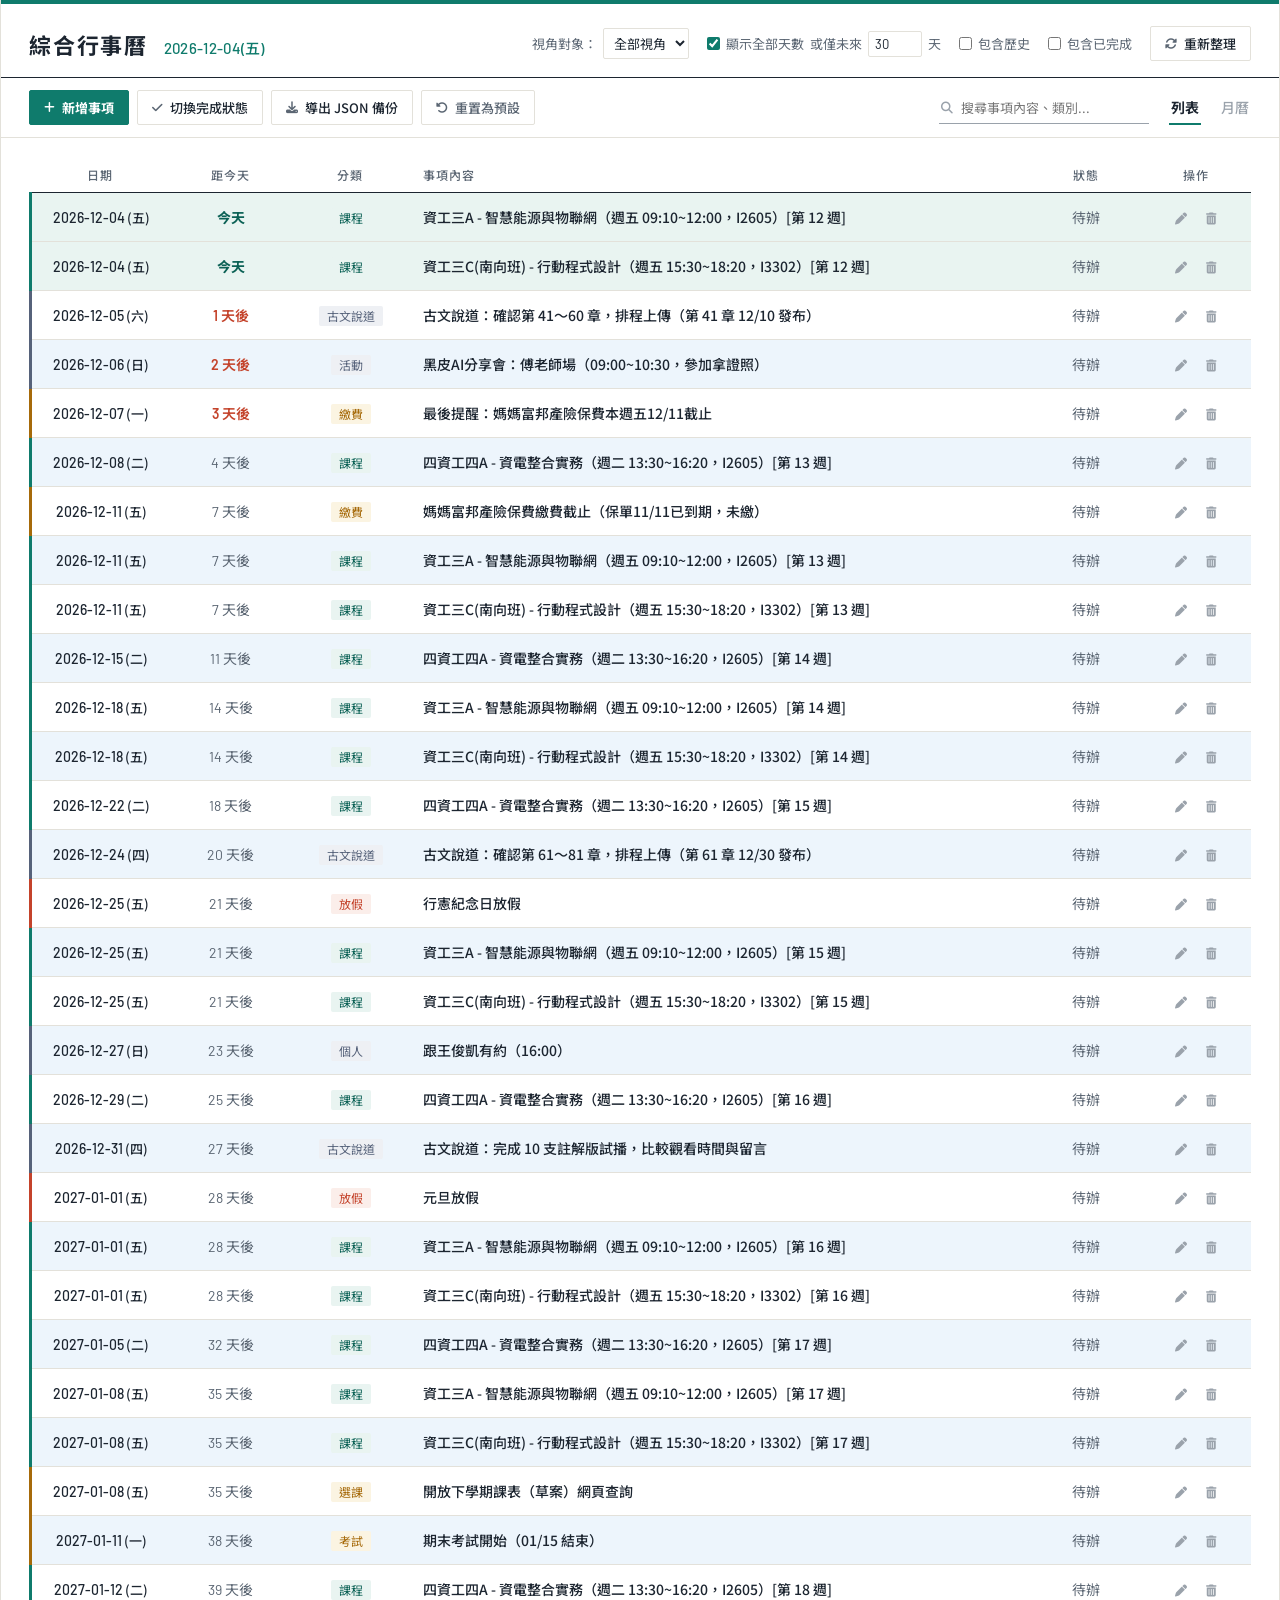
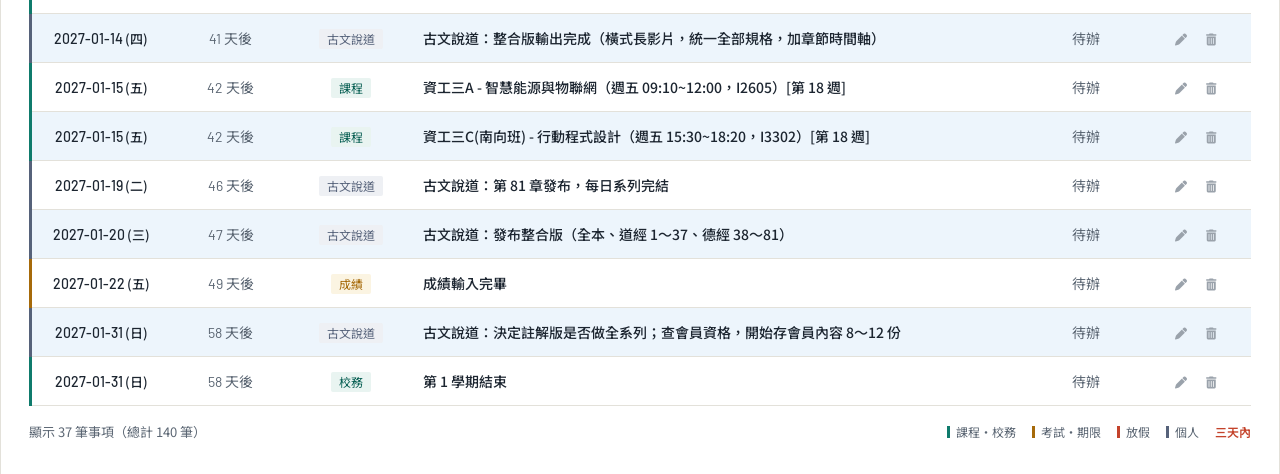
<file: index.html>
<!DOCTYPE html>
<html lang="zh-TW">
<head>
  <meta charset="UTF-8">
  <meta name="viewport" content="width=device-width, initial-scale=1.0">
  <meta name="description" content="綜合行程在線查詢與管理系統">
  <title>綜合行事曆提醒 | Steve's Calendar</title>
  <!-- Google Fonts -->
  <link rel="preconnect" href="https://fonts.googleapis.com">
  <link rel="preconnect" href="https://fonts.gstatic.com" crossorigin>
  <link href="https://fonts.googleapis.com/css2?family=Barlow:wght@400;500;600&family=Noto+Sans+TC:wght@400;500;700&display=swap" rel="stylesheet">
  <!-- FontAwesome Icons -->
  <link rel="stylesheet" href="https://cdnjs.cloudflare.com/ajax/libs/font-awesome/6.4.0/css/all.min.css">
  <link rel="stylesheet" href="styles.css?v=4">
</head>
<body>
  <div class="app-container">
    <!-- Header Controls Bar (Original Style) -->
    <header class="app-header">
      <div class="header-brand">
        <span class="logo-text">綜合行事曆</span>
        <span class="header-today" id="header-today-text">今天：2026-08-05</span>
      </div>

      <div class="header-filters">
        <!-- Role Filter -->
        <div class="filter-item">
          <label for="role-select">視角對象：</label>
          <select id="role-select">
            <option value="教師視角">教師視角</option>
            <option value="學生視角">學生視角</option>
            <option value="全部視角" selected>全部視角</option>
          </select>
        </div>

        <!-- Days Ahead Filter -->
        <div class="filter-item">
          <label class="checkbox-label">
            <input type="checkbox" id="show-all-days-cb" checked>
            <span>顯示全部天數</span>
          </label>
          <span class="sub-label">或僅未來</span>
          <input type="number" id="days-ahead-input" value="30" min="1" max="365" style="width: 54px;">
          <span>天</span>
        </div>

        <!-- Past & Completed Filters -->
        <div class="filter-item">
          <label class="checkbox-label">
            <input type="checkbox" id="show-past-cb">
            <span>包含歷史</span>
          </label>
        </div>

        <div class="filter-item">
          <label class="checkbox-label">
            <input type="checkbox" id="show-completed-cb">
            <span>包含已完成</span>
          </label>
        </div>

        <button id="btn-refresh" class="btn btn-primary-indigo">
          <i class="fa-solid fa-rotate"></i> 重新整理
        </button>
      </div>
    </header>

    <!-- Sub Toolbar (Actions & Search) -->
    <div class="sub-toolbar">
      <div class="action-buttons">
        <button id="btn-add-event" class="btn btn-success">
          <i class="fa-solid fa-plus"></i> 新增事項
        </button>
        <button id="btn-toggle-done" class="btn btn-primary">
          <i class="fa-solid fa-check"></i> 切換完成狀態
        </button>
        <button id="btn-export-json" class="btn btn-warning">
          <i class="fa-solid fa-download"></i> 導出 JSON 備份
        </button>
        <button id="btn-reset-default" class="btn btn-secondary">
          <i class="fa-solid fa-rotate-left"></i> 重置為預設
        </button>
      </div>

      <div class="toolbar-right-group">
        <!-- Search Box -->
        <div class="search-box">
          <i class="fa-solid fa-magnifying-glass search-icon"></i>
          <input type="text" id="search-input" placeholder="搜尋事項內容、類別..." />
        </div>

        <!-- View Switcher -->
        <div class="view-switcher">
          <button class="view-tab active" id="tab-list-btn">
            列表
          </button>
          <button class="view-tab" id="tab-month-btn">
            月曆
          </button>
        </div>
      </div>
    </div>

    <!-- Main Content Area -->
    <main class="main-content">

      <!-- 1. Structured Table List View (Original Calendar Style) -->
      <section id="view-list-container" class="view-pane active">
        <div class="table-card">
          <table class="calendar-table">
            <thead>
              <tr>
                <th style="width: 140px; text-align: center;">日期</th>
                <th style="width: 120px; text-align: center;">距今天</th>
                <th style="width: 120px; text-align: center;">分類</th>
                <th style="text-align: left;">事項內容</th>
                <th style="width: 110px; text-align: center;">狀態</th>
                <th style="width: 110px; text-align: center;">操作</th>
              </tr>
            </thead>
            <tbody id="calendar-table-body">
              <!-- Dynamic Table Rows -->
            </tbody>
          </table>
        </div>

        <div class="table-footer">
          <span id="status-bar-text" class="status-text">載入中...</span>
          <div class="color-legend">
            <span class="legend-badge kind-work">課程・校務</span>
            <span class="legend-badge kind-due">考試・期限</span>
            <span class="legend-badge kind-rest">放假</span>
            <span class="legend-badge kind-self">個人</span>
            <span class="legend-badge legend-urgent">三天內</span>
          </div>
        </div>
      </section>

      <!-- 2. Month Calendar View -->
      <section id="view-month-container" class="view-pane">
        <div class="month-card">
          <div class="month-nav">
            <button id="prev-month-btn" class="nav-btn"><i class="fa-solid fa-chevron-left"></i> 上個月</button>
            <h2 id="current-month-label">2026年 8月</h2>
            <button id="next-month-btn" class="nav-btn">下個月 <i class="fa-solid fa-chevron-right"></i></button>
            <button id="today-month-btn" class="nav-btn btn-today">回今天</button>
          </div>
          <div class="month-scroll">
            <div class="month-grid-header">
              <div>日</div><div>一</div><div>二</div><div>三</div><div>四</div><div>五</div><div>六</div>
            </div>
            <div class="month-grid" id="month-days-grid">
              <!-- Dynamic Grid -->
            </div>
          </div>
        </div>
      </section>

    </main>
  </div>

  <!-- Add / Edit Event Modal -->
  <div class="modal-overlay" id="event-modal">
    <div class="modal-dialog">
      <div class="modal-header">
        <h3 id="modal-title">新增事項</h3>
        <button class="close-btn" id="close-modal-btn">&times;</button>
      </div>
      <form id="event-form">
        <input type="hidden" id="event-id-hidden">
        <div class="form-group">
          <label for="event-date">日期 (YYYY-MM-DD) <span class="req">*</span></label>
          <input type="date" id="event-date" required />
        </div>
        <div class="form-group">
          <label for="event-title">事項內容 <span class="req">*</span></label>
          <textarea id="event-title" rows="3" required placeholder="例如：提出實習申請、部門開會..."></textarea>
        </div>
        <div class="form-group">
          <label for="event-category">分類類別 <span class="req">*</span></label>
          <select id="event-category" required>
            <option value="個人">個人</option>
            <option value="課程">課程</option>
            <option value="考試">考試</option>
            <option value="繳費">繳費</option>
            <option value="申請">申請</option>
            <option value="放假">放假</option>
            <option value="校務">校務</option>
            <option value="成績">成績</option>
            <option value="註冊">註冊</option>
            <option value="選課">選課</option>
            <option value="其他">其他</option>
          </select>
        </div>
        <label class="form-check">
          <input type="checkbox" id="event-completed"> 已完成
        </label>
        <div class="modal-footer">
          <button type="button" class="btn btn-secondary" id="cancel-modal-btn">取消</button>
          <button type="submit" class="btn btn-success" id="submit-modal-btn">儲存事項</button>
        </div>
      </form>
    </div>
  </div>

  <script src="script.js?v=8"></script>
</body>
</html>
</file>
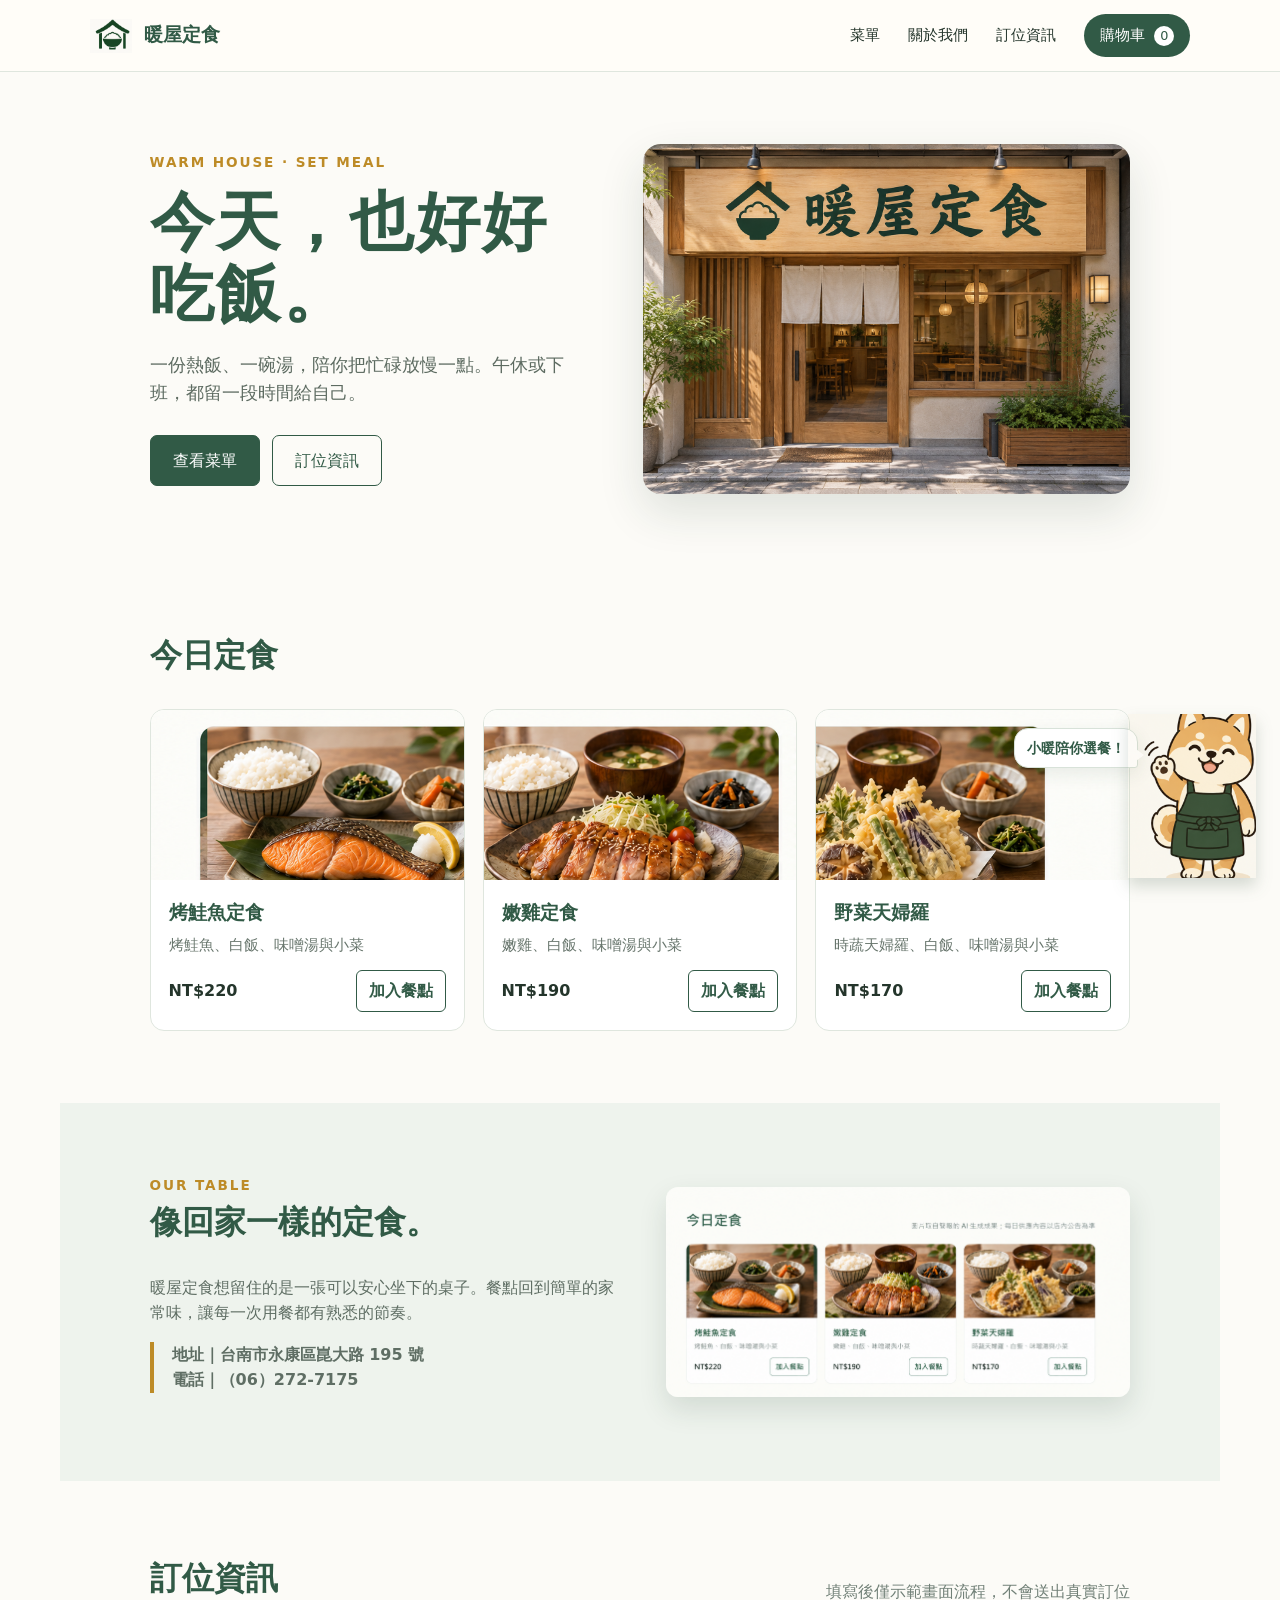
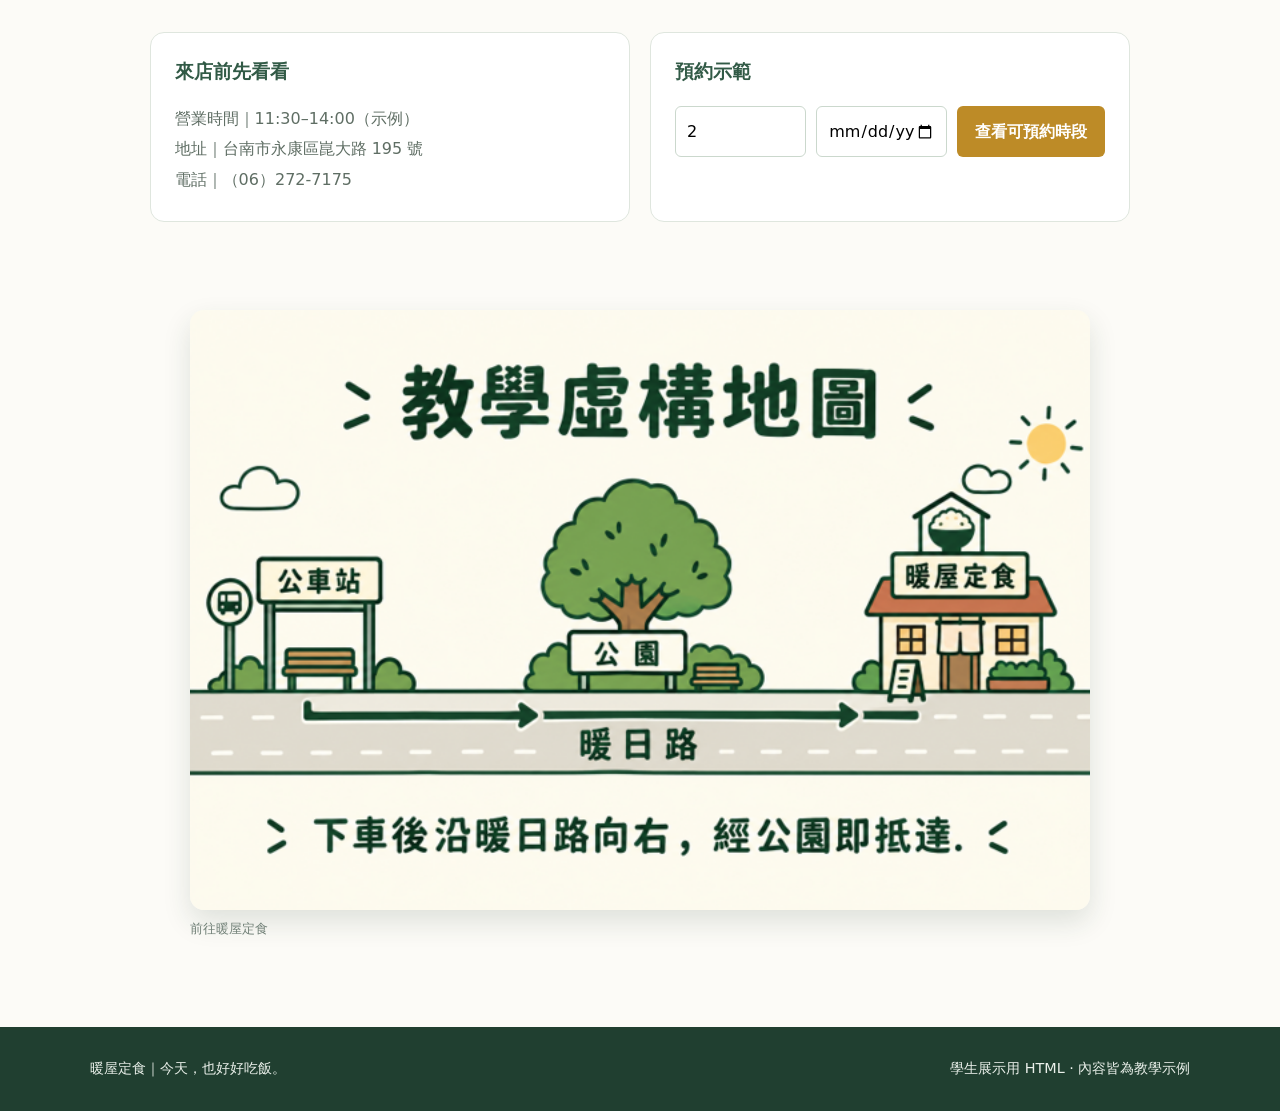
<file: warmhouse/index.html>
<!doctype html>
<html lang="zh-Hant">
<head>
  <meta charset="utf-8" />
  <meta name="viewport" content="width=device-width, initial-scale=1" />
  <meta name="theme-color" content="#315a46" />
  <link rel="manifest" href="./manifest.webmanifest" />
  <title>暖屋定食｜今天，也好好吃飯</title>
  <style>
    :root{--green:#315a46;--deep:#203f30;--cream:#fcfbf7;--gold:#bd8b27;--line:#dfe6de;--ink:#24352b}
    *{box-sizing:border-box} body{margin:0;background:var(--cream);color:var(--ink);font-family:"Microsoft JhengHei",system-ui,sans-serif;line-height:1.6}
    a{color:inherit;text-decoration:none}.nav{height:72px;background:#fffdf8;border-bottom:1px solid var(--line);display:flex;align-items:center;justify-content:space-between;padding:0 7vw;position:sticky;top:0;z-index:5}
    .brand{display:flex;align-items:center;gap:12px;font-weight:800;color:var(--green);font-size:1.2rem}.brand-mark{width:42px;height:34px;background:url("assets/logo.png") left center/300% auto no-repeat;display:block}
    .links{display:flex;align-items:center;gap:28px;font-size:.95rem}.links a:hover{color:var(--gold)}.cart{border:0;background:var(--green);color:#fff;border-radius:999px;padding:9px 16px;cursor:pointer;font:inherit}.count{display:inline-grid;place-items:center;width:20px;height:20px;border-radius:50%;background:#fff;color:var(--green);font-size:.8rem;margin-left:5px}
    .hero{max-width:1160px;margin:0 auto;padding:72px 7vw 64px;display:grid;grid-template-columns:1fr 1.12fr;gap:58px;align-items:center}.eyebrow{color:var(--gold);letter-spacing:.14em;font-size:.85rem;font-weight:700}.hero h1{font-size:clamp(2.8rem,5vw,5rem);line-height:1.12;color:var(--green);margin:14px 0 20px;letter-spacing:.04em}.hero p{font-size:1.1rem;color:#5d6b61;max-width:27rem}.actions{display:flex;gap:12px;margin-top:28px}.primary,.secondary{padding:12px 22px;border-radius:7px;font-weight:700;cursor:pointer;font:inherit}.primary{background:var(--green);color:white;border:1px solid var(--green)}.secondary{background:transparent;color:var(--green);border:1px solid var(--green)}.hero-art{min-height:350px;border-radius:18px;background:#f3f0e7 url("assets/w2_sign.png") center/cover no-repeat;display:grid;place-items:center;overflow:hidden;position:relative;box-shadow:0 18px 45px #1e3b2c22}.hero-art:after{content:"";position:absolute;right:14px;bottom:12px;background:#ffffffdd;color:var(--green);padding:4px 10px;border-radius:999px;font-size:.78rem}.hero-bowl{display:none}
    section{max-width:1160px;margin:0 auto;padding:72px 7vw}.section-head{display:flex;justify-content:space-between;align-items:end;margin-bottom:28px}.section-head h2{margin:0;color:var(--green);font-size:2rem}.section-head p{margin:0;color:#718077}.menu-grid{display:grid;grid-template-columns:repeat(3,1fr);gap:18px}.dish{background:#fff;border:1px solid var(--line);border-radius:14px;overflow:hidden;display:flex;flex-direction:column}.dish-photo{height:170px;background:url("assets/w2_promo.png") center 44%/cover no-repeat}.dish:nth-child(2) .dish-photo{background-image:url("assets/w2_menu.png");background-position:center 52%}.dish:nth-child(3) .dish-photo{background-image:url("assets/w2_plates.png");background-position:center 48%}.dish-body{padding:18px}.dish h3{margin:0 0 4px;color:var(--green);font-size:1.2rem}.dish p{margin:0 0 14px;color:#68766d;font-size:.92rem}.price-row{display:flex;justify-content:space-between;align-items:center;font-weight:800}.add{border:1px solid var(--green);color:var(--green);background:#fff;border-radius:6px;padding:7px 12px;cursor:pointer;font:inherit}.add:hover{background:var(--green);color:white}
    .story{background:#eef3ed}.story-inner{display:grid;grid-template-columns:1fr 1fr;gap:52px;align-items:center}.story h2{color:var(--green);font-size:2rem;margin-top:0}.story p{color:#5f6e64}.note{border-left:4px solid var(--gold);padding-left:18px;font-weight:700;color:var(--green)}
    .ai-proof{margin:0}.ai-proof img{display:block;width:100%;border-radius:12px;box-shadow:0 12px 28px #1e3b2c22}.ai-proof figcaption{font-size:.8rem;color:#718077;margin-top:8px}
    .visit{display:grid;grid-template-columns:1fr 1fr;gap:20px}.visit-card{padding:24px;background:white;border:1px solid var(--line);border-radius:14px}.visit-card h3{margin-top:0;color:var(--green)}.visit-card p{margin:.3rem 0;color:#5f6e64}.booking{display:flex;flex-wrap:wrap;gap:10px;margin-top:15px}.booking input,.booking select{padding:11px;border:1px solid #cbd8cd;border-radius:6px;font:inherit;background:#fff;flex:1;min-width:130px}.booking button{padding:11px 18px;background:var(--gold);color:#fff;border:0;border-radius:6px;cursor:pointer;font:inherit;font-weight:700}
    footer{background:var(--deep);color:#eaf0ea;padding:30px 7vw;display:flex;justify-content:space-between;gap:20px;flex-wrap:wrap;font-size:.9rem}.drawer{position:fixed;right:20px;bottom:20px;width:min(360px,calc(100% - 40px));background:#fff;box-shadow:0 12px 40px #19352633;border:1px solid var(--line);border-radius:12px;padding:20px;z-index:8;display:none}.drawer.open{display:block}.drawer h3{color:var(--green);margin:0 0 12px}.drawer ul{padding-left:20px;margin:0 0 15px}.drawer-total{display:flex;justify-content:space-between;font-weight:800;border-top:1px solid var(--line);padding-top:12px}.toast{position:fixed;left:50%;bottom:22px;transform:translateX(-50%);background:var(--green);color:white;padding:10px 18px;border-radius:999px;opacity:0;pointer-events:none;transition:.25s;z-index:10}.toast.show{opacity:1}
    .hero-art:after{display:none}.dish-photo{background-image:url("PIC/今日定食_嫩雞定食與野菜天婦羅的圖_已修正.png");background-size:356% auto;background-position:left 36%}.dish:nth-child(2) .dish-photo{background-image:url("PIC/今日定食_嫩雞定食與野菜天婦羅的圖_已修正.png");background-position:center 36%}.dish:nth-child(3) .dish-photo{background-image:url("PIC/今日定食_嫩雞定食與野菜天婦羅的圖_已修正.png");background-position:right 36%}.ai-proof figcaption{display:none}#menu .section-head p{display:none}
    .map-section{padding-top:0}.map-section img{display:block;width:100%;border-radius:14px;box-shadow:0 12px 28px #1e3b2c22}.map-section figcaption{margin-top:8px;color:#718077;font-size:.82rem}.pet-float{position:fixed;right:24px;bottom:22px;width:128px;height:164px;background:url("assets/Pet.png") left center/300% auto no-repeat;mix-blend-mode:multiply;z-index:7;animation:pet-bob 3.2s ease-in-out infinite;cursor:pointer;filter:drop-shadow(0 8px 8px #294a3730)}.pet-bubble{position:fixed;right:142px;bottom:132px;background:#fff;border:1px solid #d8e2d9;color:var(--green);padding:8px 12px;border-radius:14px 14px 3px 14px;font-weight:700;font-size:.86rem;z-index:7;box-shadow:0 6px 18px #294a3718;animation:pet-bubble 3.2s ease-in-out infinite}.pet-bubble:after{content:"";position:absolute;right:-7px;bottom:6px;border-width:6px 0 6px 8px;border-style:solid;border-color:transparent transparent transparent #fff}@keyframes pet-bob{0%,100%{transform:translateY(0) rotate(-1deg)}50%{transform:translateY(-10px) rotate(1deg)}}@keyframes pet-bubble{0%,100%{transform:translateY(0);opacity:.9}50%{transform:translateY(-6px);opacity:1}}
    @media(max-width:780px){.nav{padding:0 5vw}.links a{display:none}.hero,.story-inner,.visit{grid-template-columns:1fr}.hero{padding-top:44px}.hero-art{min-height:250px}.menu-grid{grid-template-columns:1fr}.section-head{display:block}.section-head p{margin-top:8px}section{padding:52px 7vw}}
  </style>
</head>
<body>
  <header class="nav"><a class="brand" href="#top"><span class="brand-mark" aria-label="暖屋定食 Logo"></span>暖屋定食</a><nav class="links"><a href="#menu">菜單</a><a href="#story">關於我們</a><a href="#visit">訂位資訊</a><button class="cart" id="cartBtn">購物車 <span class="count" id="count">0</span></button></nav></header>
  <main id="top">
    <section class="hero"><div><div class="eyebrow">WARM HOUSE · SET MEAL</div><h1>今天，也好好吃飯。</h1><p>一份熱飯、一碗湯，陪你把忙碌放慢一點。午休或下班，都留一段時間給自己。</p><div class="actions"><a class="primary" href="#menu">查看菜單</a><a class="secondary" href="#visit">訂位資訊</a></div></div><div class="hero-art" aria-label="暖屋定食品牌視覺"><span class="hero-bowl">🍚</span></div></section>
    <section id="menu"><div class="section-head"><h2>今日定食</h2><p>每日供應內容以店內公告為準</p></div><div class="menu-grid"><article class="dish"><div class="dish-photo" role="img" aria-label="烤鮭魚定食"></div><div class="dish-body"><h3>烤鮭魚定食</h3><p>烤鮭魚、白飯、味噌湯與小菜</p><div class="price-row"><span>NT$220</span><button class="add" data-name="烤鮭魚定食" data-price="220">加入餐點</button></div></div></article><article class="dish"><div class="dish-photo" role="img" aria-label="嫩雞定食"></div><div class="dish-body"><h3>嫩雞定食</h3><p>嫩雞、白飯、味噌湯與小菜</p><div class="price-row"><span>NT$190</span><button class="add" data-name="嫩雞定食" data-price="190">加入餐點</button></div></div></article><article class="dish"><div class="dish-photo" role="img" aria-label="野菜天婦羅"></div><div class="dish-body"><h3>野菜天婦羅</h3><p>時蔬天婦羅、白飯、味噌湯與小菜</p><div class="price-row"><span>NT$170</span><button class="add" data-name="野菜天婦羅" data-price="170">加入餐點</button></div></div></article></div></section>
    <section class="story" id="story"><div class="story-inner"><div><div class="eyebrow">OUR TABLE</div><h2>像回家一樣的定食。</h2><p>暖屋定食想留住的是一張可以安心坐下的桌子。餐點回到簡單的家常味，讓每一次用餐都有熟悉的節奏。</p><p class="note">地址｜台南市永康區崑大路 195 號<br>電話｜（06）272-7175</p></div><figure class="ai-proof"><img src="PIC/今日定食_嫩雞定食與野菜天婦羅的圖_已修正.png" alt="今日定食：烤鮭魚、嫩雞與野菜天婦羅"><figcaption></figcaption></figure></div></section>
    <section id="visit"><div class="section-head"><h2>訂位資訊</h2><p>填寫後僅示範畫面流程，不會送出真實訂位</p></div><div class="visit"><div class="visit-card"><h3>來店前先看看</h3><p>營業時間｜11:30–14:00（示例）</p><p>地址｜台南市永康區崑大路 195 號</p><p>電話｜（06）272-7175</p></div><div class="visit-card"><h3>預約示範</h3><div class="booking"><input id="guest" type="number" min="1" max="8" value="2" aria-label="人數"><input id="date" type="date" aria-label="日期"><button id="bookBtn">查看可預約時段</button></div></div></div></section>
    <section class="map-section" aria-label="前往暖屋定食"><figure><img src="assets/W2_Map.png" alt="暖屋定食位置示意圖：公車站、公園與店家由暖日路相連"><figcaption>前往暖屋定食</figcaption></figure></section>
  </main>
  <footer><span>暖屋定食｜今天，也好好吃飯。</span><span>學生展示用 HTML · 內容皆為教學示例</span></footer>
  <div class="pet-bubble" id="petBubble">小暖陪你選餐！</div><div class="pet-float" id="petFloat" role="button" tabindex="0" aria-label="小暖吉祥物，點擊查看今日推薦"></div><aside class="drawer" id="drawer"><h3>你的餐點</h3><ul id="cartList"><li>尚未加入餐點</li></ul><div class="drawer-total"><span>合計</span><span id="total">NT$0</span></div></aside><div class="toast" id="toast"></div>
  <script>
    const cart=[];const drawer=document.querySelector('#drawer'),list=document.querySelector('#cartList'),count=document.querySelector('#count'),total=document.querySelector('#total'),toast=document.querySelector('#toast');
    function render(){count.textContent=cart.length;list.innerHTML=cart.length?cart.map(x=>`<li>${x.name}｜NT$${x.price}</li>`).join(''):'<li>尚未加入餐點</li>';total.textContent='NT$'+cart.reduce((a,x)=>a+x.price,0)}
    document.querySelectorAll('.add').forEach(b=>b.addEventListener('click',()=>{cart.push({name:b.dataset.name,price:+b.dataset.price});render();toast.textContent='已加入 '+b.dataset.name;toast.classList.add('show');setTimeout(()=>toast.classList.remove('show'),1600)}));
    document.querySelector('#cartBtn').addEventListener('click',()=>drawer.classList.toggle('open'));
    const petMessage=()=>{toast.textContent='小暖推薦：今天來份嫩雞定食！';toast.classList.add('show');document.querySelector('#menu').scrollIntoView({behavior:'smooth'});setTimeout(()=>toast.classList.remove('show'),2200)};document.querySelector('#petFloat').addEventListener('click',petMessage);document.querySelector('#petFloat').addEventListener('keydown',e=>{if(e.key==='Enter'||e.key===' '){e.preventDefault();petMessage()}});
    document.querySelector('#bookBtn').addEventListener('click',()=>{const d=document.querySelector('#date').value||'所選日期';toast.textContent=`已查看 ${d}、${document.querySelector('#guest').value} 位的示範時段`;toast.classList.add('show');setTimeout(()=>toast.classList.remove('show'),2200)});
    if('serviceWorker' in navigator){window.addEventListener('load',()=>navigator.serviceWorker.register('./service-worker.js'));}
  </script>
</body>
</html>
</file>
<file: styles.css>
/* Desk-calendar theme: white paper, ink text, one green accent, red Sundays */
:root {
  --paper: #FFFFFF;
  --desk: #F6F5F1;
  --ink: #1C2530;
  --ink-2: #5B6673;
  --ink-3: #9AA2AB;
  --rule: #E3E1DA;

  --accent: #0F7B6C;
  --accent-dark: #0B6155;
  --accent-tint: #E9F4F1;

  --red: #C4432B;
  --red-tint: #FBEEEA;
  --amber: #A66A0A;
  --amber-tint: #FBF4E2;
  --slate: #56627A;
  --slate-tint: #EEF0F4;
  --marker: #FFF2B8;
  --stripe: #EDF5FC;
  --stripe-hover: #DDEBF7;

  --font-body: "Noto Sans TC", "Microsoft JhengHei UI", sans-serif;
  --font-num: "Barlow", "Noto Sans TC", sans-serif;
}

* {
  box-sizing: border-box;
  margin: 0;
  padding: 0;
  font-family: var(--font-body);
}

body {
  background: var(--desk);
  color: var(--ink);
  min-height: 100vh;
  font-size: 14px;
  line-height: 1.5;
}

.app-container {
  max-width: 1280px;
  margin: 0 auto;
  min-height: 100vh;
  display: flex;
  flex-direction: column;
  background: var(--paper);
  border-left: 1px solid var(--rule);
  border-right: 1px solid var(--rule);
}

/* Header Bar */
.app-header {
  padding: 22px 28px 16px;
  display: flex;
  justify-content: space-between;
  align-items: flex-end;
  flex-wrap: wrap;
  gap: 16px;
  border-top: 4px solid var(--accent);
  border-bottom: 1px solid var(--ink);
}

.header-brand {
  display: flex;
  align-items: baseline;
  gap: 16px;
}

.logo-text {
  font-size: 22px;
  font-weight: 700;
  letter-spacing: 0.08em;
}

.header-today {
  font-family: var(--font-num);
  font-size: 15px;
  font-weight: 500;
  color: var(--accent);
  letter-spacing: 0.02em;
}

.header-filters {
  display: flex;
  align-items: center;
  gap: 18px;
  flex-wrap: wrap;
  font-size: 13px;
  color: var(--ink-2);
}

.filter-item {
  display: flex;
  align-items: center;
  flex-wrap: wrap;
  gap: 6px;
}

.filter-item select, .filter-item input[type="number"] {
  padding: 4px 6px;
  border: 1px solid var(--rule);
  border-radius: 2px;
  background: var(--paper);
  color: var(--ink);
  font-size: 13px;
}
.filter-item input[type="number"] { font-family: var(--font-num); }

input[type="checkbox"] { accent-color: var(--accent); }

.checkbox-label {
  display: flex;
  align-items: center;
  gap: 6px;
  cursor: pointer;
  user-select: none;
}

/* Sub Toolbar */
.sub-toolbar {
  padding: 12px 28px;
  border-bottom: 1px solid var(--rule);
  display: flex;
  justify-content: space-between;
  align-items: center;
  flex-wrap: wrap;
  gap: 12px;
}

.action-buttons {
  display: flex;
  align-items: center;
  gap: 8px;
  flex-wrap: wrap;
}

/* Buttons: outlined by default, one solid primary */
.btn {
  padding: 7px 14px;
  border: 1px solid var(--rule);
  border-radius: 2px;
  background: var(--paper);
  color: var(--ink);
  font-size: 13px;
  font-weight: 500;
  cursor: pointer;
  display: inline-flex;
  align-items: center;
  gap: 7px;
}
.btn i { font-size: 12px; color: var(--ink-2); }
.btn:hover { border-color: var(--ink); }

.btn-success {
  background: var(--accent);
  border-color: var(--accent);
  color: #FFF;
  font-weight: 700;
}
.btn-success i { color: #FFF; }
.btn-success:hover { background: var(--accent-dark); border-color: var(--accent-dark); }

.btn-secondary { color: var(--ink-2); }

.icon-btn {
  width: 28px;
  height: 28px;
  border: 1px solid transparent;
  border-radius: 2px;
  background: none;
  color: var(--ink-3);
  font-size: 12px;
  cursor: pointer;
}
.icon-btn:hover { border-color: var(--rule); color: var(--ink); }
.icon-btn-danger:hover { color: var(--red); }

.toolbar-right-group {
  display: flex;
  align-items: center;
  gap: 20px;
  flex-wrap: wrap;
}

.search-box { position: relative; }

.search-icon {
  position: absolute;
  left: 2px;
  top: 50%;
  transform: translateY(-50%);
  color: var(--ink-3);
  font-size: 12px;
}

.search-box input {
  padding: 6px 4px 6px 22px;
  border: none;
  border-bottom: 1px solid var(--ink-3);
  background: none;
  font-size: 13px;
  width: 210px;
  outline: none;
  color: var(--ink);
}
.search-box input:focus { border-bottom-color: var(--accent); }

.view-switcher { display: flex; gap: 18px; }

.view-tab {
  padding: 6px 2px;
  border: none;
  border-bottom: 2px solid transparent;
  background: none;
  font-size: 14px;
  font-weight: 500;
  color: var(--ink-3);
  cursor: pointer;
}
.view-tab:hover { color: var(--ink); }
.view-tab.active {
  color: var(--ink);
  font-weight: 700;
  border-bottom-color: var(--accent);
}

/* Main Content Area */
.main-content {
  flex: 1;
  padding: 20px 28px 32px;
  display: flex;
  flex-direction: column;
}

.view-pane { display: none; }
.view-pane.active {
  display: flex;
  flex-direction: column;
  flex: 1;
}

/* Table List View */
.table-card { overflow-x: auto; }

.calendar-table {
  width: 100%;
  border-collapse: collapse;
  text-align: left;
}

.calendar-table th {
  padding: 8px 12px;
  font-size: 12px;
  font-weight: 500;
  color: var(--ink-2);
  letter-spacing: 0.1em;
  border-bottom: 1px solid var(--ink);
  white-space: nowrap;
  user-select: none;
}

.calendar-table td {
  padding: 10px 12px;
  border-bottom: 1px solid var(--rule);
  font-size: 14px;
}

.calendar-table tbody tr { cursor: pointer; }
.calendar-table tbody tr:nth-child(even) { background: var(--stripe); }
.calendar-table tbody tr:hover { background: var(--stripe-hover); }

/* Coloured edge on the date cell marks the kind of event */
.col-date {
  font-family: var(--font-num);
  font-size: 15px;
  font-weight: 500;
  text-align: center;
  white-space: nowrap;
  border-left: 3px solid var(--slate);
}
.col-weekday { font-family: var(--font-body); font-size: 13px; margin-left: 2px; }
tr.kind-work .col-date { border-left-color: var(--accent); }
tr.kind-due .col-date { border-left-color: var(--amber); }
tr.kind-rest .col-date { border-left-color: var(--red); }

.col-delta {
  font-family: var(--font-num);
  text-align: center;
  white-space: nowrap;
  color: var(--ink-2);
}
.col-title { font-weight: 500; }
.col-status { text-align: center; font-size: 13px; color: var(--ink-2); white-space: nowrap; }

.cat-tag {
  display: inline-block;
  padding: 1px 8px;
  border-radius: 2px;
  font-size: 12px;
  white-space: nowrap;
  background: var(--slate-tint);
  color: var(--slate);
}
.kind-work .cat-tag { background: var(--accent-tint); color: var(--accent-dark); }
.kind-due .cat-tag { background: var(--amber-tint); color: var(--amber); }
.kind-rest .cat-tag { background: var(--red-tint); color: var(--red); }

.calendar-table tbody tr.row-today { background: var(--accent-tint); }
tr.row-today .col-delta { color: var(--accent-dark); font-weight: 700; }
tr.row-urgent .col-delta { color: var(--red); font-weight: 600; }
tr.row-past td { color: var(--ink-3); }
tr.row-done td { color: var(--ink-3); }
tr.row-done .col-title { text-decoration: line-through; }
tr.row-done .cat-tag { background: none; color: var(--ink-3); }

.calendar-table tbody tr.selected { background: var(--marker); }

.table-footer {
  display: flex;
  justify-content: space-between;
  align-items: center;
  margin-top: 16px;
  flex-wrap: wrap;
  gap: 12px;
}

.status-text { font-size: 13px; color: var(--ink-2); }

.color-legend {
  display: flex;
  gap: 16px;
  flex-wrap: wrap;
}

.legend-badge {
  font-size: 12px;
  color: var(--ink-2);
  display: inline-flex;
  align-items: center;
  gap: 6px;
}
.legend-badge::before {
  content: "";
  width: 3px;
  height: 12px;
  background: var(--slate);
}
.legend-badge.kind-work::before { background: var(--accent); }
.legend-badge.kind-due::before { background: var(--amber); }
.legend-badge.kind-rest::before { background: var(--red); }
.legend-badge.legend-urgent { color: var(--red); font-weight: 600; }
.legend-badge.legend-urgent::before { display: none; }

/* Month Calendar View */
.month-nav {
  display: flex;
  align-items: flex-end;
  flex-wrap: wrap;
  gap: 10px;
  margin-bottom: 14px;
}

#current-month-label {
  order: -1;
  margin-right: auto;
  display: flex;
  align-items: baseline;
  gap: 6px;
  font-weight: 400;
  line-height: 1;
}
.ml-month { font-family: var(--font-num); font-size: 52px; font-weight: 500; letter-spacing: -0.01em; }
.ml-unit { font-size: 18px; font-weight: 500; }
.ml-year { font-family: var(--font-num); font-size: 18px; color: var(--ink-3); margin-left: 8px; }

.nav-btn {
  padding: 6px 12px;
  border: 1px solid var(--rule);
  border-radius: 2px;
  background: var(--paper);
  color: var(--ink);
  font-size: 13px;
  cursor: pointer;
}
.nav-btn i { font-size: 11px; color: var(--ink-2); }
.nav-btn:hover { border-color: var(--ink); }
.btn-today { border-color: var(--accent); color: var(--accent-dark); font-weight: 700; }

/* Narrow screens: scroll the grid horizontally instead of clipping it */
.month-scroll { overflow-x: auto; }

.month-grid-header {
  display: grid;
  grid-template-columns: repeat(7, minmax(0, 1fr));
  min-width: 840px;
  font-size: 13px;
  font-weight: 500;
  color: var(--ink-2);
  border-top: 1px solid var(--ink);
  border-bottom: 1px solid var(--ink);
}
.month-grid-header > div { padding: 6px 8px; }
.month-grid-header > div:first-child { color: var(--red); }
.month-grid-header > div:last-child { color: var(--accent); }

.month-grid {
  display: grid;
  grid-template-columns: repeat(7, minmax(0, 1fr));
  min-width: 840px;
}

.grid-cell {
  min-height: 112px;
  min-width: 0;
  padding: 6px 6px 8px;
  display: flex;
  flex-direction: column;
  gap: 3px;
  border-bottom: 1px solid var(--rule);
  border-right: 1px solid var(--rule);
}
.grid-cell:nth-child(7n) { border-right: none; }
.grid-cell:nth-child(7n), .grid-cell:nth-child(7n+1) { background: #FBFAF7; }

.cell-num {
  font-family: var(--font-num);
  font-size: 17px;
  font-weight: 500;
  line-height: 24px;
  padding: 0 2px;
  align-self: flex-start;
}
.grid-cell:nth-child(7n+1) .cell-num { color: var(--red); }
.grid-cell:nth-child(7n) .cell-num { color: var(--accent); }
.grid-cell.other-month .cell-num { color: var(--ink-3); opacity: 0.6; }

.grid-cell.is-today { background: var(--accent-tint); }
.grid-cell.is-today .cell-num {
  background: var(--accent);
  color: #FFF;
  min-width: 26px;
  text-align: center;
  border-radius: 2px;
}

.cell-item {
  font-size: 12px;
  line-height: 18px;
  padding: 1px 5px;
  border-left: 3px solid var(--slate);
  background: var(--slate-tint);
  color: var(--ink);
  white-space: nowrap;
  overflow: hidden;
  text-overflow: ellipsis;
  cursor: pointer;
}
.cell-item.kind-work { border-left-color: var(--accent); background: var(--accent-tint); }
.cell-item.kind-due { border-left-color: var(--amber); background: var(--amber-tint); }
.cell-item.kind-rest { border-left-color: var(--red); background: var(--red-tint); }
.cell-item:hover { background: var(--marker); }
.grid-cell.is-today .cell-item { background: var(--paper); }
.cell-item.done { text-decoration: line-through; color: var(--ink-3); background: none; border-left-color: var(--rule); }

/* Modal */
.modal-overlay {
  display: none;
  position: fixed;
  top: 0; left: 0; right: 0; bottom: 0;
  background: rgba(28, 37, 48, 0.35);
  z-index: 999;
  align-items: center;
  justify-content: center;
  padding: 16px;
}
.modal-overlay.active { display: flex; }

.modal-dialog {
  background: var(--paper);
  border: 1px solid var(--ink);
  border-top: 4px solid var(--accent);
  border-radius: 2px;
  width: 100%;
  max-width: 480px;
  padding: 22px 24px;
}

.modal-header {
  display: flex;
  justify-content: space-between;
  align-items: center;
  margin-bottom: 18px;
}
.modal-header h3 { font-size: 18px; font-weight: 700; letter-spacing: 0.05em; }
.close-btn { background: none; border: none; font-size: 24px; line-height: 1; cursor: pointer; color: var(--ink-3); }
.close-btn:hover { color: var(--ink); }

.form-group {
  margin-bottom: 14px;
  display: flex;
  flex-direction: column;
  gap: 4px;
}
.form-group label { font-size: 12px; font-weight: 500; color: var(--ink-2); letter-spacing: 0.05em; }
.req { color: var(--red); }

.form-group input, .form-group select, .form-group textarea {
  padding: 8px 10px;
  border: 1px solid var(--rule);
  border-radius: 2px;
  font-size: 14px;
  color: var(--ink);
  background: var(--paper);
  outline: none;
}
.form-group input:focus, .form-group select:focus, .form-group textarea:focus { border-color: var(--accent); }
.form-group textarea { resize: vertical; }

.form-check {
  display: flex;
  align-items: center;
  gap: 6px;
  font-size: 13px;
  font-weight: 500;
  cursor: pointer;
}

.modal-footer {
  display: flex;
  justify-content: flex-end;
  gap: 8px;
  margin-top: 20px;
}

@media (max-width: 720px) {
  .app-header, .sub-toolbar { padding-left: 16px; padding-right: 16px; }
  .main-content { padding: 16px 16px 24px; }
  .ml-month { font-size: 40px; }
  .search-box input { width: 150px; }
}
</file>
